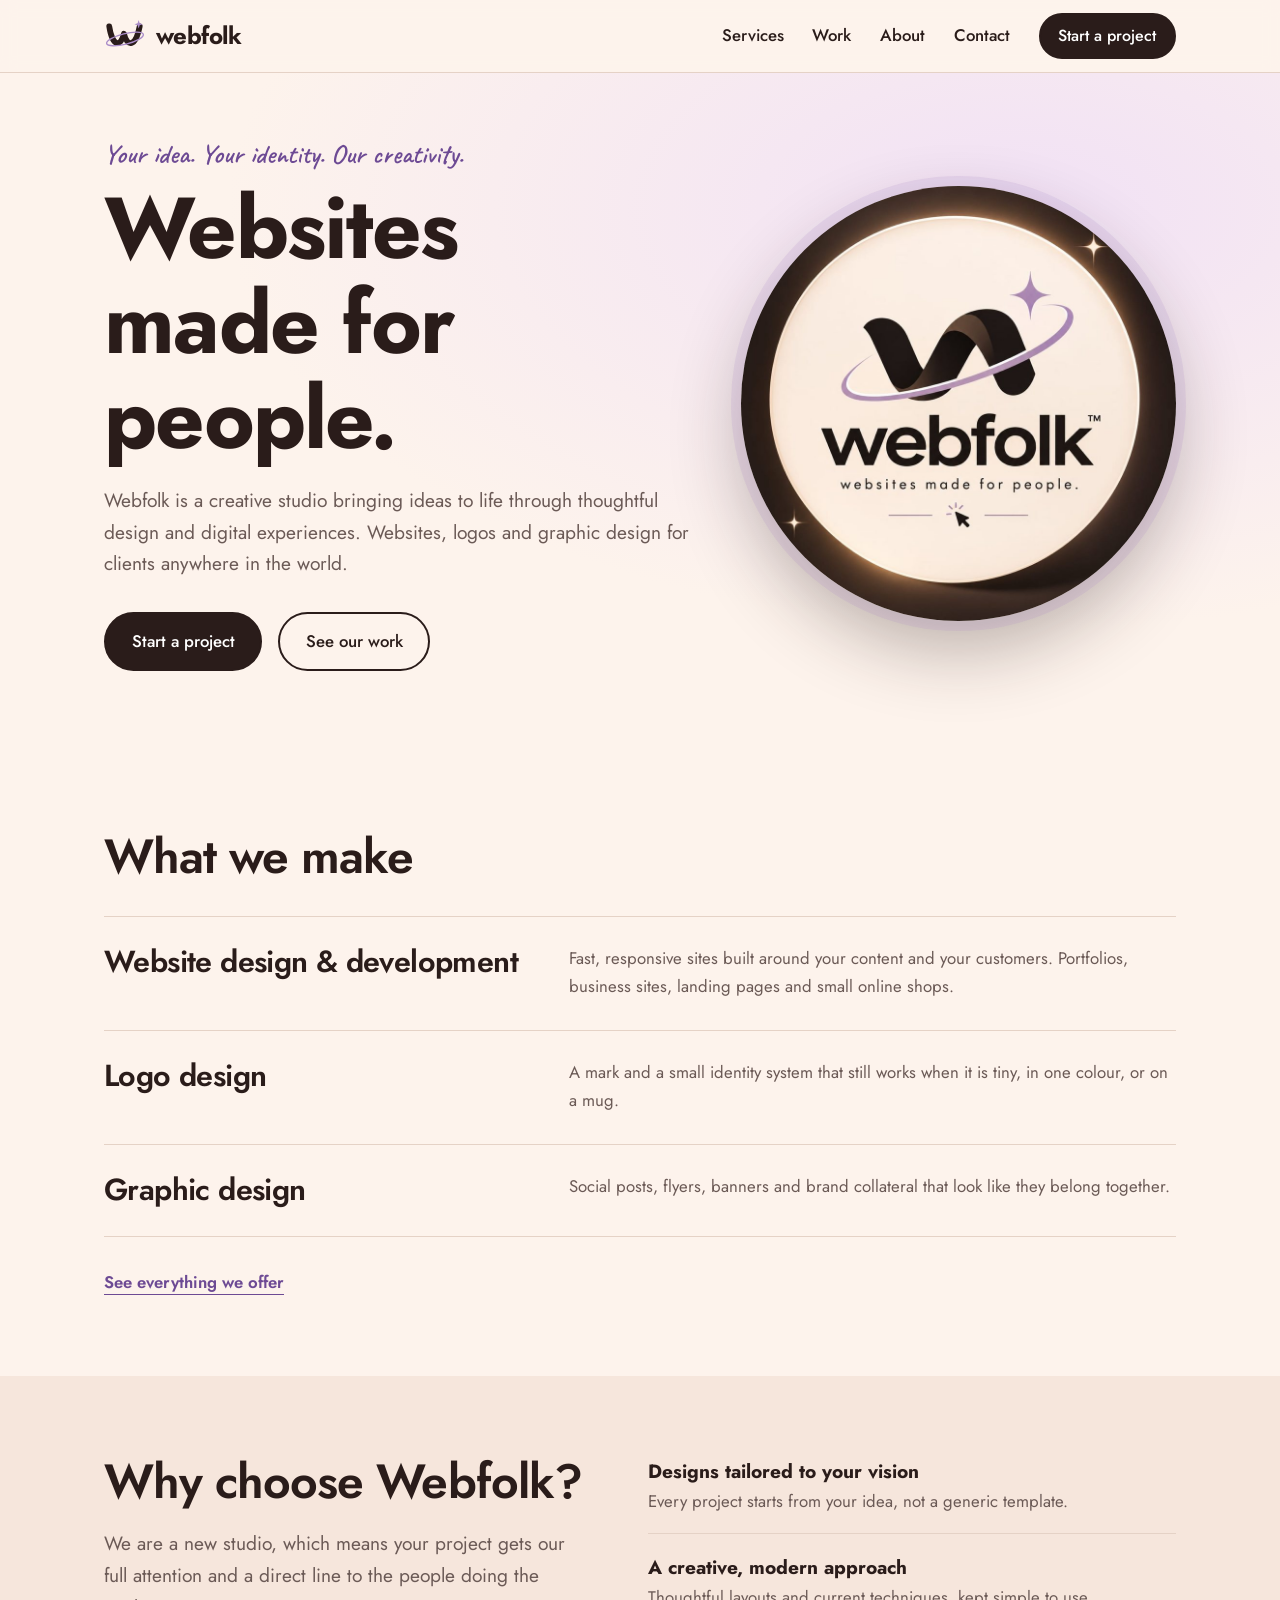
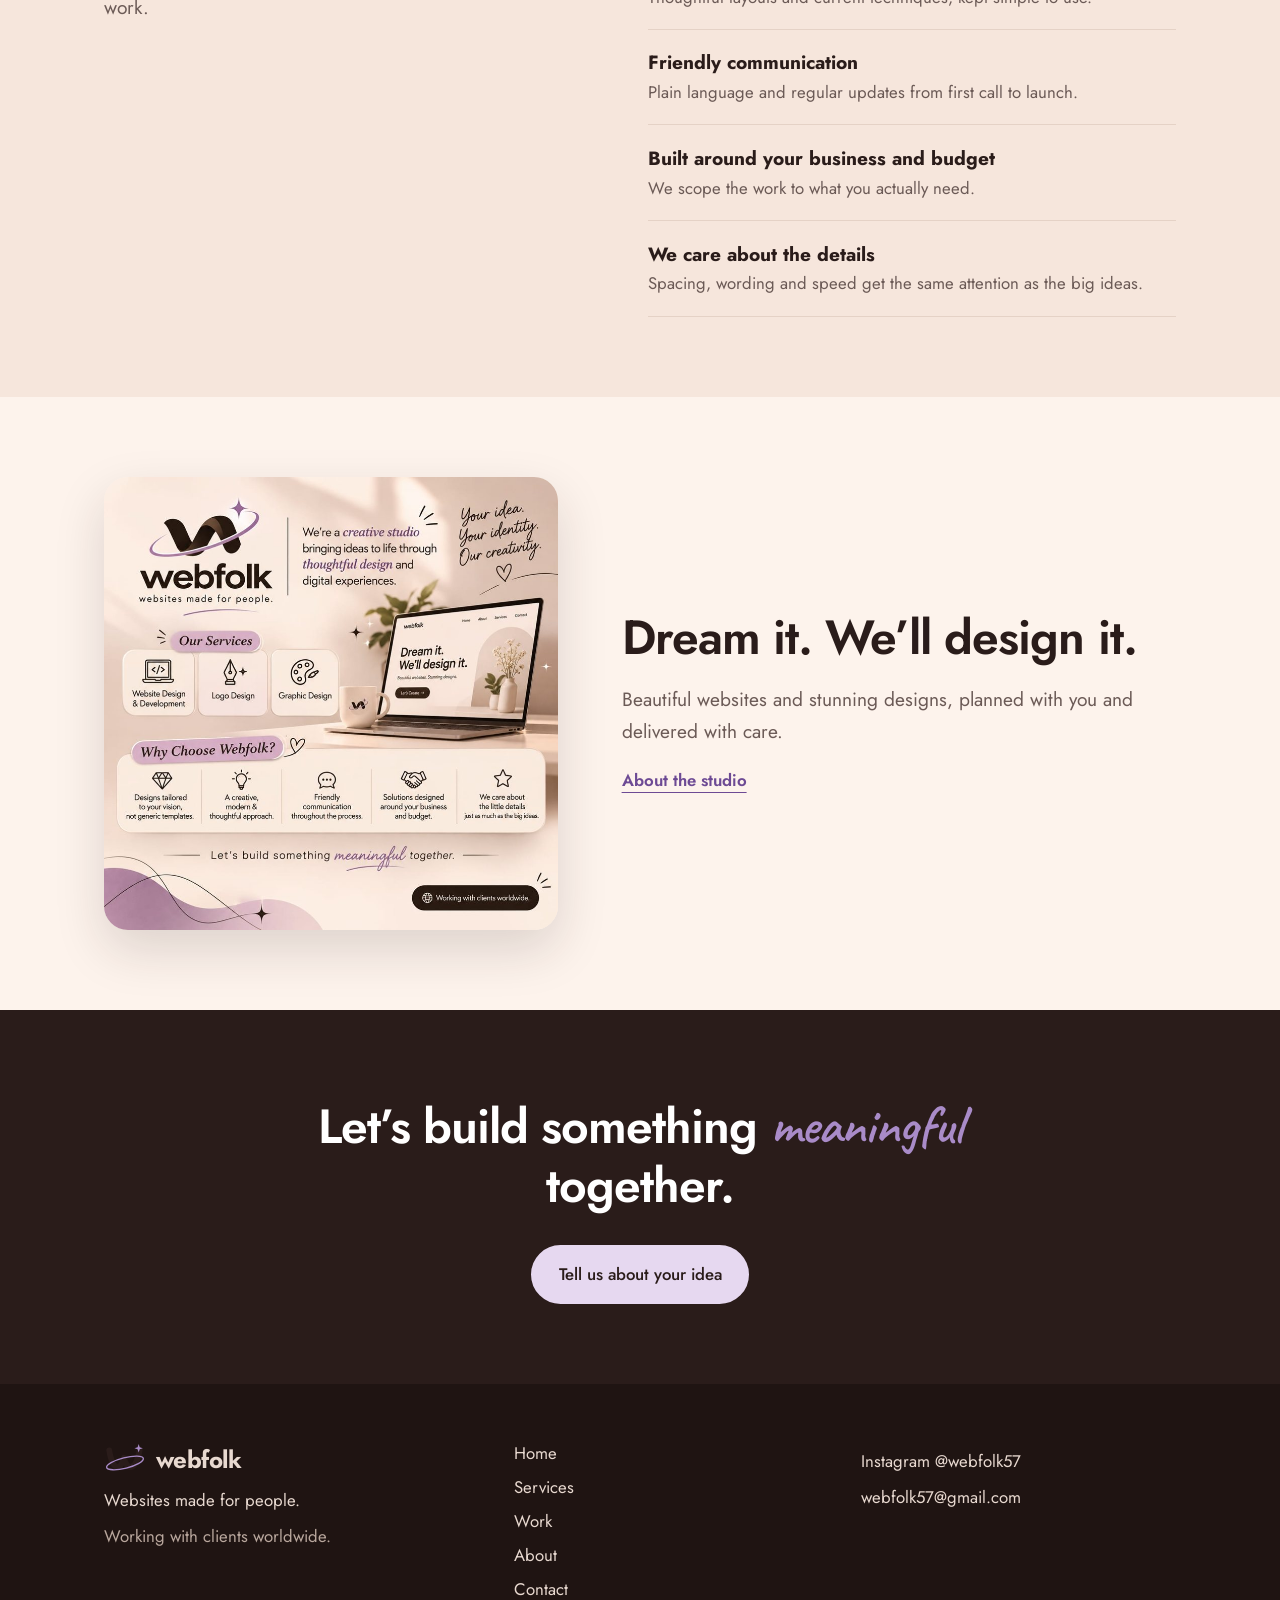
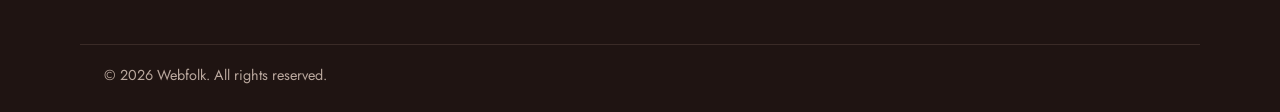
<file: webfolk/index.html>
<!DOCTYPE html>
<html lang="en">

<head>
    <meta charset="utf-8">
    <meta name="viewport" content="width=device-width,initial-scale=1">
    <title>Websites made for people | Webfolk</title>
    <meta name="description" content="Webfolk is a creative studio for website design, logo design and graphic design.">
    <meta name="theme-color" content="#2a1c1a">
    <link rel="icon" href="assets/logo.jpg">
    <link rel="preconnect" href="https://fonts.googleapis.com">
    <link rel="preconnect" href="https://fonts.gstatic.com" crossorigin>
    <link
        href="https://fonts.googleapis.com/css2?family=Jost:wght@400;500;600;700&family=Caveat:wght@500;600&display=swap"
        rel="stylesheet">
    <link rel="stylesheet" href="style.css">
</head>

<body><a class="skip" href="#main">Skip to content</a>
    <header class="hd">
        <div class="wrap bar"><a class="brand" href="index.html"><svg class="mark" viewBox="0 0 80 64"
                    aria-hidden="true">
                    <path d="M10 14C16 54 32 54 38 28C44 54 60 54 68 14" fill="none" stroke="#2a1c1a" stroke-width="11"
                        stroke-linecap="round" stroke-linejoin="round" />
                    <ellipse cx="40" cy="38" rx="36" ry="10" transform="rotate(-14 40 38)" fill="none" stroke="#a98bc8"
                        stroke-width="2.5" />
                    <path d="M66 2l2 6 6 2-6 2-2 6-2-6-6-2 6-2z" fill="#a98bc8" />
                </svg><span>webfolk</span></a><button class="burger" aria-label="Menu"
                aria-expanded="false"><i></i><i></i></button>
            <nav id="nav"><a href="services.html">Services</a><a href="work.html">Work</a><a
                    href="about.html">About</a><a href="contact.html">Contact</a><a class="btn sm"
                    href="contact.html">Start a project</a></nav>
        </div>
    </header>
    <main id="main">
        <section class="hero">
            <div class="wrap hg">
                <div>
                    <p class="hand">Your idea. Your identity. Our creativity.</p>
                    <h1>Websites made for people.</h1>
                    <p class="lead">Webfolk is a creative studio bringing ideas to life through thoughtful design and
                        digital experiences. Websites, logos and graphic design for clients anywhere in the world.</p>
                    <div class="acts"><a class="btn" href="contact.html">Start a project</a><a class="btn ghost"
                            href="work.html">See our work</a></div>
                </div>
                <div class="orb"><img src="assets/logo.jpg" width="900" height="900"
                        alt="Webfolk logo: a ribbon-shaped W circled by a lavender orbit"></div>
            </div>
        </section>
        <section class="sec">
            <div class="wrap">
                <h2>What we make</h2>
                <ul class="rows">
                    <li>
                        <h3>Website design &amp; development</h3>
                        <p>Fast, responsive sites built around your content and your customers. Portfolios, business
                            sites, landing pages and small online shops.</p>
                    </li>
                    <li>
                        <h3>Logo design</h3>
                        <p>A mark and a small identity system that still works when it is tiny, in one colour, or on a
                            mug.</p>
                    </li>
                    <li>
                        <h3>Graphic design</h3>
                        <p>Social posts, flyers, banners and brand collateral that look like they belong together.</p>
                    </li>
                </ul><a class="more" href="services.html">See everything we offer</a>
            </div>
        </section>
        <section class="sec tint">
            <div class="wrap split">
                <div>
                    <h2>Why choose Webfolk?</h2>
                    <p class="lead">We are a new studio, which means your project gets our full attention and a direct
                        line to the people doing the work.</p>
                </div>
                <ul class="why">
                    <li><b>Designs tailored to your vision</b><span>Every project starts from your idea, not a generic
                            template.</span></li>
                    <li><b>A creative, modern approach</b><span>Thoughtful layouts and current techniques, kept simple
                            to use.</span></li>
                    <li><b>Friendly communication</b><span>Plain language and regular updates from first call to
                            launch.</span></li>
                    <li><b>Built around your business and budget</b><span>We scope the work to what you actually
                            need.</span></li>
                    <li><b>We care about the details</b><span>Spacing, wording and speed get the same attention as the
                            big ideas.</span></li>
                </ul>
            </div>
        </section>
        <section class="sec">
            <div class="wrap split rev"><img class="shot" src="assets/overview.jpg" width="900" height="900"
                    loading="lazy"
                    alt="Webfolk studio overview showing services and a laptop with the line Dream it. We&rsquo;ll design it.">
                <div>
                    <h2>Dream it. We&rsquo;ll design it.</h2>
                    <p class="lead">Beautiful websites and stunning designs, planned with you and delivered with care.
                    </p><a class="more" href="about.html">About the studio</a>
                </div>
            </div>
        </section>
        <section class="cta">
            <div class="wrap">
                <h2>Let&rsquo;s build something <em>meaningful</em> together.</h2><a class="btn lt"
                    href="contact.html">Tell us about your idea</a>
            </div>
        </section>
    </main>
    <footer class="ft">
        <div class="wrap fg">
            <div><a class="brand" href="index.html"><svg class="mark" viewBox="0 0 80 64" aria-hidden="true">
                        <path d="M10 14C16 54 32 54 38 28C44 54 60 54 68 14" fill="none" stroke="#2a1c1a"
                            stroke-width="11" stroke-linecap="round" stroke-linejoin="round" />
                        <ellipse cx="40" cy="38" rx="36" ry="10" transform="rotate(-14 40 38)" fill="none"
                            stroke="#a98bc8" stroke-width="2.5" />
                        <path d="M66 2l2 6 6 2-6 2-2 6-2-6-6-2 6-2z" fill="#a98bc8" />
                    </svg><span>webfolk</span></a>
                <p>Websites made for people.</p>
                <p class="sc">Working with clients worldwide.</p>
            </div>
            <div class="fl"><a href="index.html">Home</a><a href="services.html">Services</a><a
                    href="work.html">Work</a><a href="about.html">About</a><a href="contact.html">Contact</a></div>
            <div>
                <p><a href="https://www.instagram.com/webfolk57/" target="_blank" rel="noopener">Instagram
                        @webfolk57</a></p>
                <p><a href="mailto:webfolk57@gmail.com">webfolk57@gmail.com</a></p>
            </div>
        </div>
        <div class="wrap copy">&copy; <span id="yr">2026</span> Webfolk. All rights reserved.</div>
    </footer>
    <script src="main.js"></script>
</body>

</html>
</file>
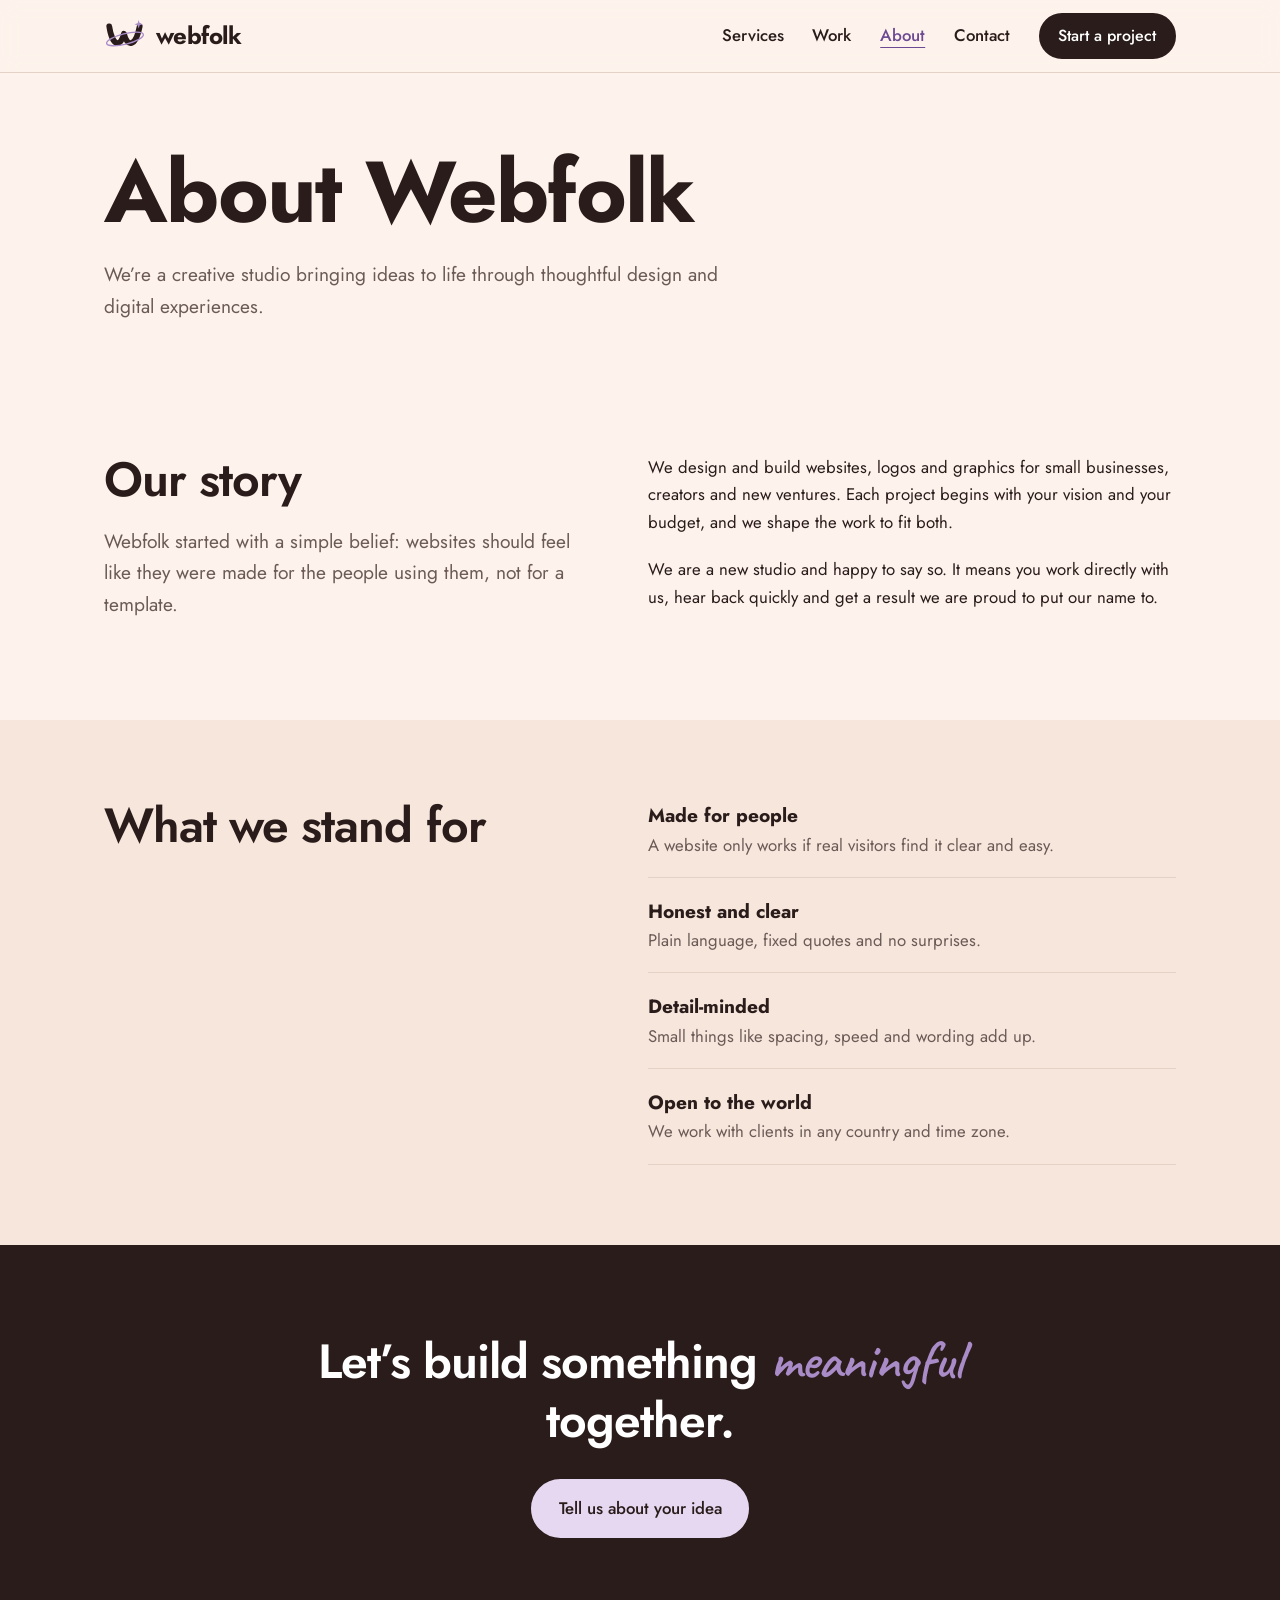
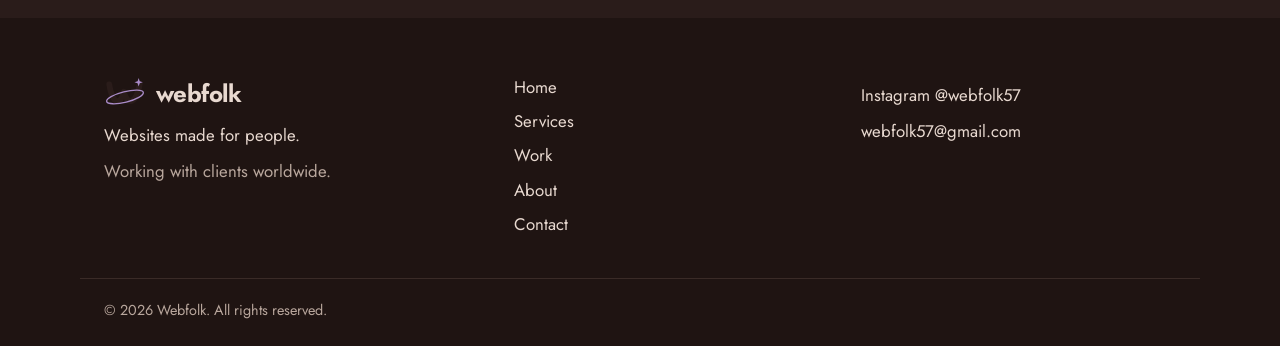
<file: webfolk/about.html>
<!DOCTYPE html>
<html lang="en">

<head>
    <meta charset="utf-8">
    <meta name="viewport" content="width=device-width,initial-scale=1">
    <title>About | Webfolk</title>
    <meta name="description" content="About Webfolk, a creative studio making websites for people.">
    <meta name="theme-color" content="#2a1c1a">
    <link rel="icon" href="assets/logo.jpg">
    <link rel="preconnect" href="https://fonts.googleapis.com">
    <link rel="preconnect" href="https://fonts.gstatic.com" crossorigin>
    <link
        href="https://fonts.googleapis.com/css2?family=Jost:wght@400;500;600;700&family=Caveat:wght@500;600&display=swap"
        rel="stylesheet">
    <link rel="stylesheet" href="style.css">
</head>

<body><a class="skip" href="#main">Skip to content</a>
    <header class="hd">
        <div class="wrap bar"><a class="brand" href="index.html"><svg class="mark" viewBox="0 0 80 64"
                    aria-hidden="true">
                    <path d="M10 14C16 54 32 54 38 28C44 54 60 54 68 14" fill="none" stroke="#2a1c1a" stroke-width="11"
                        stroke-linecap="round" stroke-linejoin="round" />
                    <ellipse cx="40" cy="38" rx="36" ry="10" transform="rotate(-14 40 38)" fill="none" stroke="#a98bc8"
                        stroke-width="2.5" />
                    <path d="M66 2l2 6 6 2-6 2-2 6-2-6-6-2 6-2z" fill="#a98bc8" />
                </svg><span>webfolk</span></a><button class="burger" aria-label="Menu"
                aria-expanded="false"><i></i><i></i></button>
            <nav id="nav"><a href="services.html">Services</a><a href="work.html">Work</a><a href="about.html"
                    aria-current="page">About</a><a href="contact.html">Contact</a><a class="btn sm"
                    href="contact.html">Start a project</a></nav>
        </div>
    </header>
    <main id="main">
        <section class="ph">
            <div class="wrap">
                <h1>About Webfolk</h1>
                <p class="lead">We&rsquo;re a creative studio bringing ideas to life through thoughtful design and
                    digital experiences.</p>
            </div>
        </section>
        <section class="sec">
            <div class="wrap split">
                <div>
                    <h2>Our story</h2>
                    <p class="lead">Webfolk started with a simple belief: websites should feel like they were made for
                        the people using them, not for a template.</p>
                </div>
                <div class="txt">
                    <p>We design and build websites, logos and graphics for small businesses, creators and new ventures.
                        Each project begins with your vision and your budget, and we shape the work to fit both.</p>
                    <p>We are a new studio and happy to say so. It means you work directly with us, hear back quickly
                        and get a result we are proud to put our name to.</p>
                </div>
            </div>
        </section>
        <section class="sec tint">
            <div class="wrap split">
                <h2>What we stand for</h2>
                <ul class="why">
                    <li><b>Made for people</b><span>A website only works if real visitors find it clear and easy.</span>
                    </li>
                    <li><b>Honest and clear</b><span>Plain language, fixed quotes and no surprises.</span></li>
                    <li><b>Detail-minded</b><span>Small things like spacing, speed and wording add up.</span></li>
                    <li><b>Open to the world</b><span>We work with clients in any country and time zone.</span></li>
                </ul>
            </div>
        </section>
        <section class="cta">
            <div class="wrap">
                <h2>Let&rsquo;s build something <em>meaningful</em> together.</h2><a class="btn lt"
                    href="contact.html">Tell us about your idea</a>
            </div>
        </section>
    </main>
    <footer class="ft">
        <div class="wrap fg">
            <div><a class="brand" href="index.html"><svg class="mark" viewBox="0 0 80 64" aria-hidden="true">
                        <path d="M10 14C16 54 32 54 38 28C44 54 60 54 68 14" fill="none" stroke="#2a1c1a"
                            stroke-width="11" stroke-linecap="round" stroke-linejoin="round" />
                        <ellipse cx="40" cy="38" rx="36" ry="10" transform="rotate(-14 40 38)" fill="none"
                            stroke="#a98bc8" stroke-width="2.5" />
                        <path d="M66 2l2 6 6 2-6 2-2 6-2-6-6-2 6-2z" fill="#a98bc8" />
                    </svg><span>webfolk</span></a>
                <p>Websites made for people.</p>
                <p class="sc">Working with clients worldwide.</p>
            </div>
            <div class="fl"><a href="index.html">Home</a><a href="services.html">Services</a><a
                    href="work.html">Work</a><a href="about.html">About</a><a href="contact.html">Contact</a></div>
            <div>
                <p><a href="https://www.instagram.com/webfolk57/" target="_blank" rel="noopener">Instagram
                        @webfolk57</a></p>
                <p><a href="mailto:webfolk57@gmail.com">webfolk57@gmail.com</a></p>
            </div>
        </div>
        <div class="wrap copy">&copy; <span id="yr">2026</span> Webfolk. All rights reserved.</div>
    </footer>
    <script src="main.js"></script>
</body>

</html>
</file>
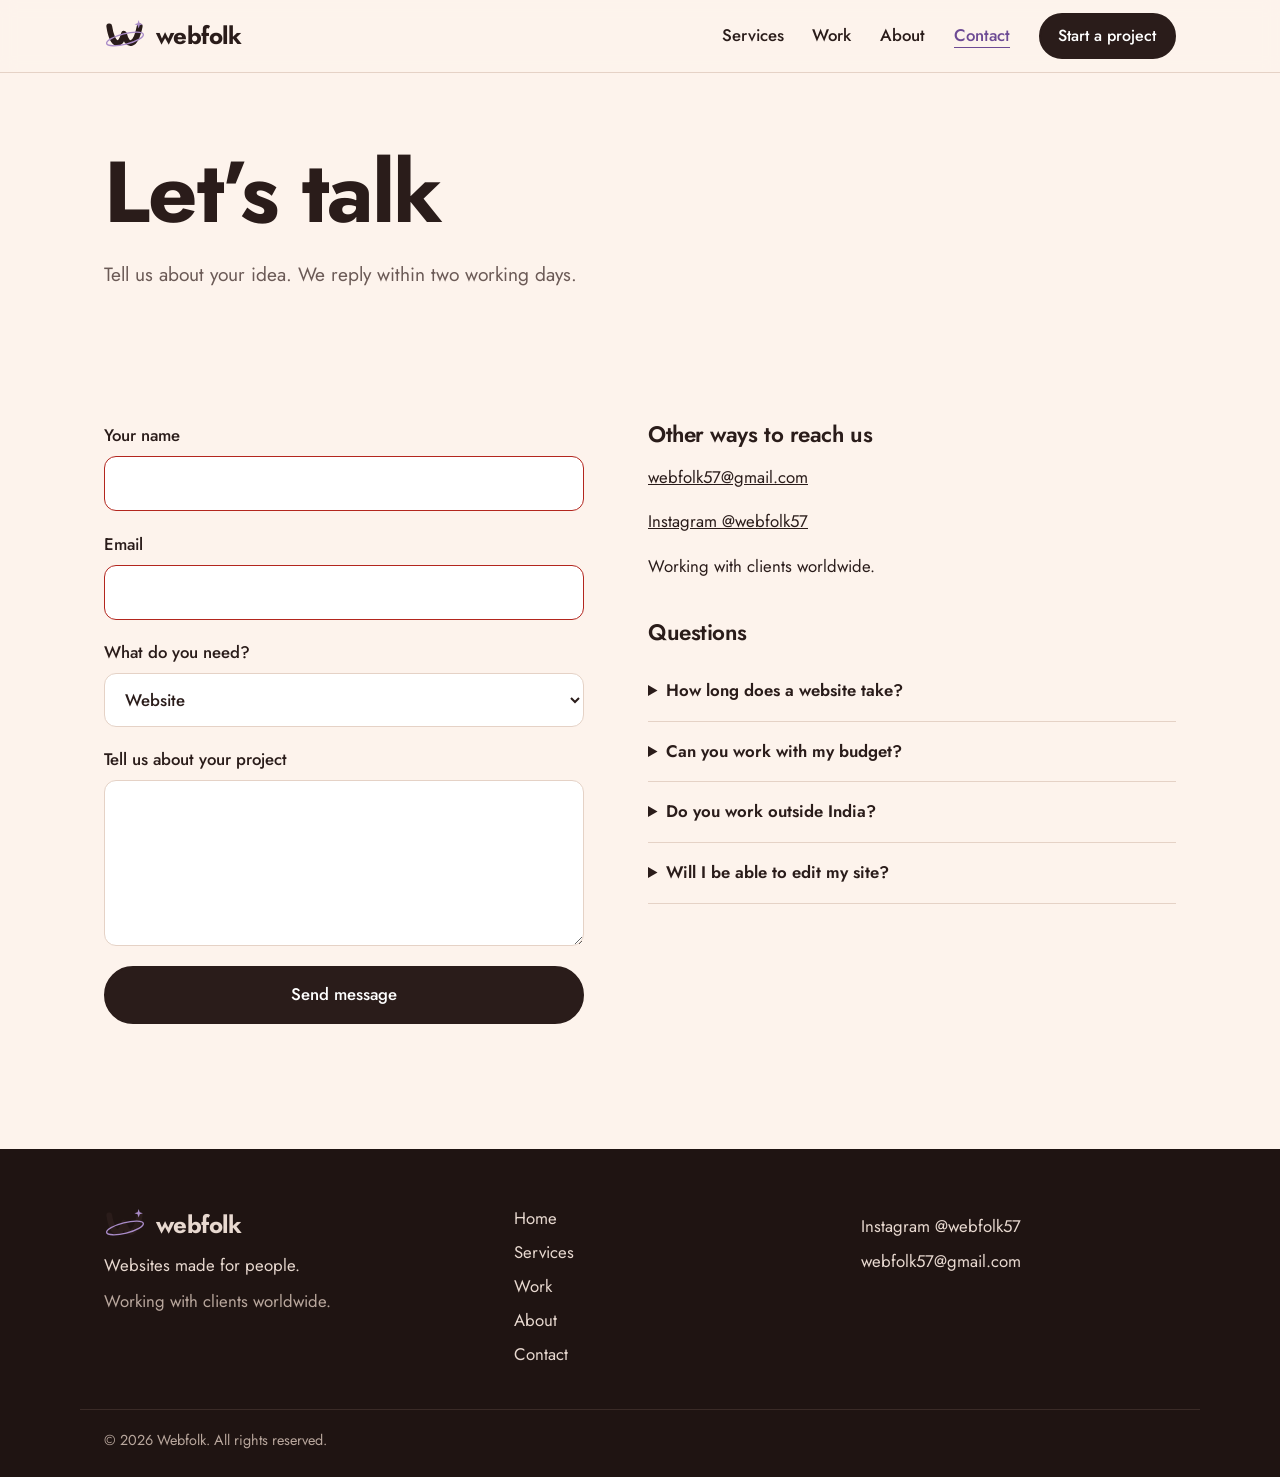
<file: webfolk/contact.html>
<!DOCTYPE html>
<html lang="en">

<head>
    <meta charset="utf-8">
    <meta name="viewport" content="width=device-width,initial-scale=1">
    <title>Contact | Webfolk</title>
    <meta name="description" content="Start a website, logo or graphic design project with Webfolk.">
    <meta name="theme-color" content="#2a1c1a">
    <link rel="icon" href="assets/logo.jpg">
    <link rel="preconnect" href="https://fonts.googleapis.com">
    <link rel="preconnect" href="https://fonts.gstatic.com" crossorigin>
    <link
        href="https://fonts.googleapis.com/css2?family=Jost:wght@400;500;600;700&family=Caveat:wght@500;600&display=swap"
        rel="stylesheet">
    <link rel="stylesheet" href="style.css">
</head>

<body><a class="skip" href="#main">Skip to content</a>
    <header class="hd">
        <div class="wrap bar"><a class="brand" href="index.html"><svg class="mark" viewBox="0 0 80 64"
                    aria-hidden="true">
                    <path d="M10 14C16 54 32 54 38 28C44 54 60 54 68 14" fill="none" stroke="#2a1c1a" stroke-width="11"
                        stroke-linecap="round" stroke-linejoin="round" />
                    <ellipse cx="40" cy="38" rx="36" ry="10" transform="rotate(-14 40 38)" fill="none" stroke="#a98bc8"
                        stroke-width="2.5" />
                    <path d="M66 2l2 6 6 2-6 2-2 6-2-6-6-2 6-2z" fill="#a98bc8" />
                </svg><span>webfolk</span></a><button class="burger" aria-label="Menu"
                aria-expanded="false"><i></i><i></i></button>
            <nav id="nav"><a href="services.html">Services</a><a href="work.html">Work</a><a
                    href="about.html">About</a><a href="contact.html" aria-current="page">Contact</a><a class="btn sm"
                    href="contact.html">Start a project</a></nav>
        </div>
    </header>
    <main id="main">
        <section class="ph">
            <div class="wrap">
                <h1>Let&rsquo;s talk</h1>
                <p class="lead">Tell us about your idea. We reply within two working days.</p>
            </div>
        </section>
        <section class="sec">
            <div class="wrap split">
                <form id="cf" novalidate><label>Your name<input name="name" required
                            autocomplete="name"></label><label>Email<input name="email" type="email" required
                            autocomplete="email"></label><label>What do you need?<select name="svc">
                            <option>Website</option>
                            <option>Logo</option>
                            <option>Graphic design</option>
                            <option>Not sure yet</option>
                        </select></label><label>Tell us about your project<textarea name="msg" rows="5"
                            required></textarea></label><button class="btn" type="submit">Send message</button>
                    <p id="fm" role="status"></p>
                </form>
                <div>
                    <h2 class="h3">Other ways to reach us</h2>
                    <p><a href="mailto:webfolk57@gmail.com">webfolk57@gmail.com</a></p>
                    <p><a href="https://www.instagram.com/webfolk57/" target="_blank" rel="noopener">Instagram
                            @webfolk57</a></p>
                    <p>Working with clients worldwide.</p>
                    <h2 class="h3 gap">Questions</h2>
                    <details>
                        <summary>How long does a website take?</summary>
                        <p>Most small sites take two to four weeks, depending on how quickly we get your content and
                            feedback.</p>
                    </details>
                    <details>
                        <summary>Can you work with my budget?</summary>
                        <p>Yes. Tell us your range and we will scope the project to match it.</p>
                    </details>
                    <details>
                        <summary>Do you work outside India?</summary>
                        <p>Yes. We work with clients worldwide and meet across time zones.</p>
                    </details>
                    <details>
                        <summary>Will I be able to edit my site?</summary>
                        <p>We can set it up so you can update text and images yourself, and we will show you how.</p>
                    </details>
                </div>
            </div>
        </section>
    </main>
    <footer class="ft">
        <div class="wrap fg">
            <div><a class="brand" href="index.html"><svg class="mark" viewBox="0 0 80 64" aria-hidden="true">
                        <path d="M10 14C16 54 32 54 38 28C44 54 60 54 68 14" fill="none" stroke="#2a1c1a"
                            stroke-width="11" stroke-linecap="round" stroke-linejoin="round" />
                        <ellipse cx="40" cy="38" rx="36" ry="10" transform="rotate(-14 40 38)" fill="none"
                            stroke="#a98bc8" stroke-width="2.5" />
                        <path d="M66 2l2 6 6 2-6 2-2 6-2-6-6-2 6-2z" fill="#a98bc8" />
                    </svg><span>webfolk</span></a>
                <p>Websites made for people.</p>
                <p class="sc">Working with clients worldwide.</p>
            </div>
            <div class="fl"><a href="index.html">Home</a><a href="services.html">Services</a><a
                    href="work.html">Work</a><a href="about.html">About</a><a href="contact.html">Contact</a></div>
            <div>
                <p><a href="https://www.instagram.com/webfolk57/" target="_blank" rel="noopener">Instagram
                        @webfolk57</a></p>
                <p><a href="mailto:webfolk57@gmail.com">webfolk57@gmail.com</a></p>
            </div>
        </div>
        <div class="wrap copy">&copy; <span id="yr">2026</span> Webfolk. All rights reserved.</div>
    </footer>
    <script src="main.js"></script>
</body>

</html>
</file>
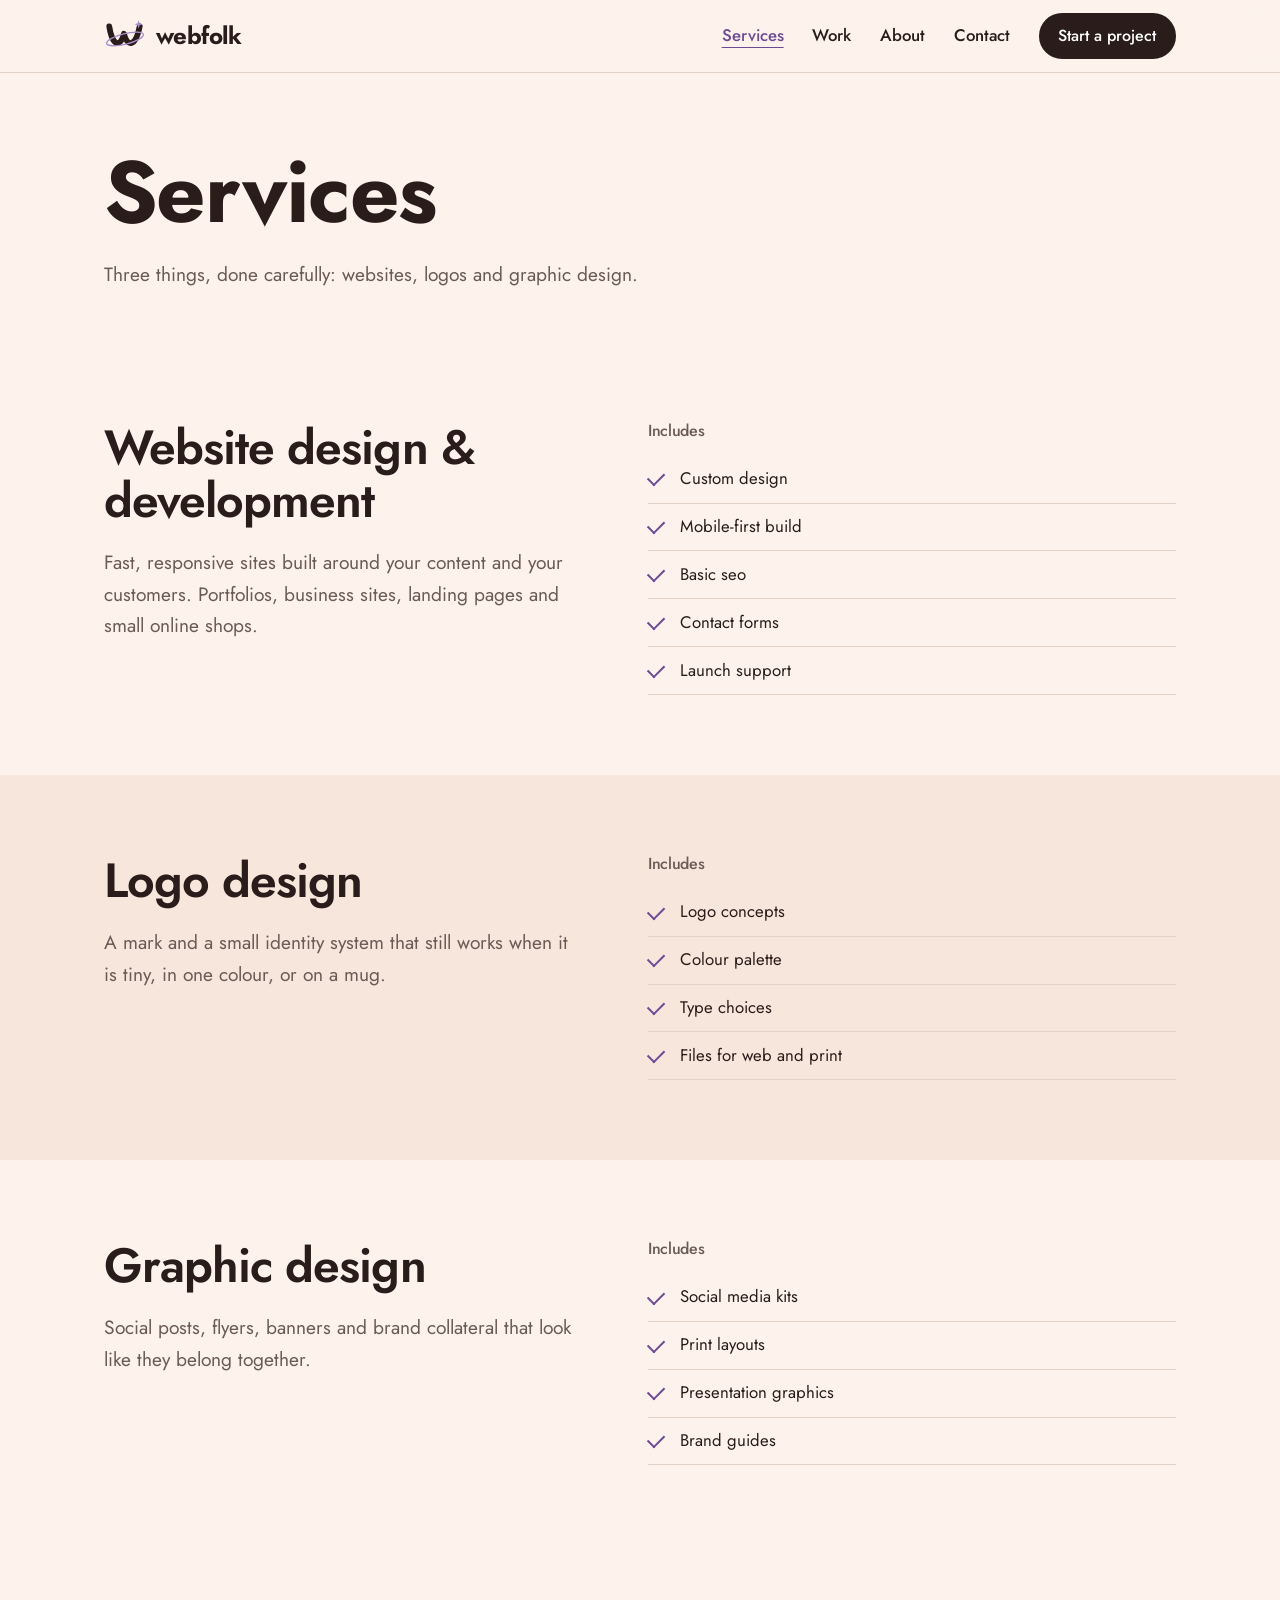
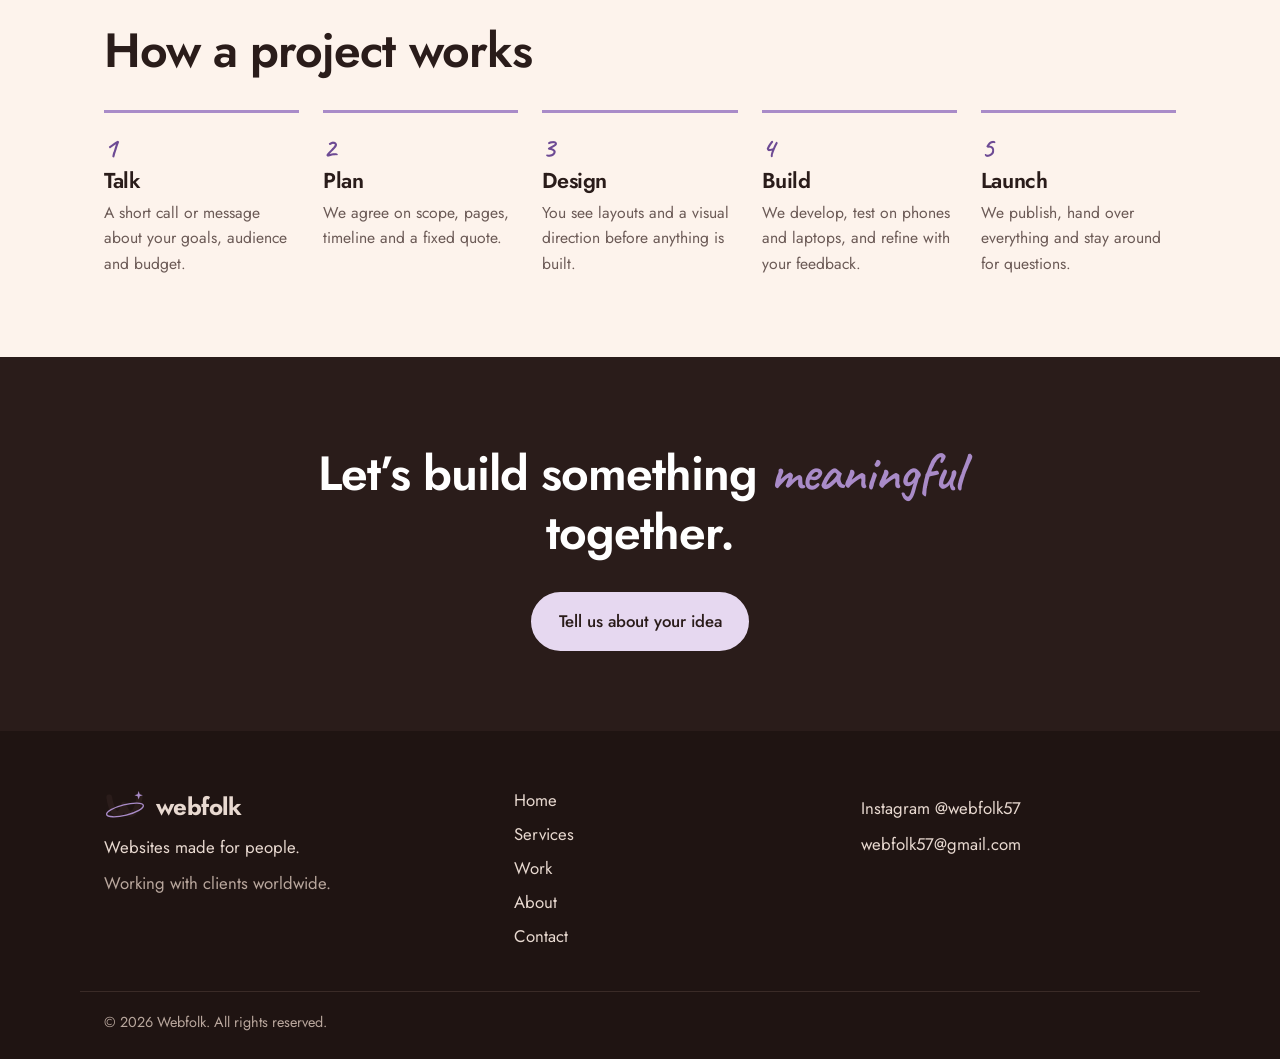
<file: webfolk/services.html>
<!DOCTYPE html>
<html lang="en">

<head>
    <meta charset="utf-8">
    <meta name="viewport" content="width=device-width,initial-scale=1">
    <title>Services | Webfolk</title>
    <meta name="description" content="Website design and development, logo design and graphic design from Webfolk.">
    <meta name="theme-color" content="#2a1c1a">
    <link rel="icon" href="assets/logo.jpg">
    <link rel="preconnect" href="https://fonts.googleapis.com">
    <link rel="preconnect" href="https://fonts.gstatic.com" crossorigin>
    <link
        href="https://fonts.googleapis.com/css2?family=Jost:wght@400;500;600;700&family=Caveat:wght@500;600&display=swap"
        rel="stylesheet">
    <link rel="stylesheet" href="style.css">
</head>

<body><a class="skip" href="#main">Skip to content</a>
    <header class="hd">
        <div class="wrap bar"><a class="brand" href="index.html"><svg class="mark" viewBox="0 0 80 64"
                    aria-hidden="true">
                    <path d="M10 14C16 54 32 54 38 28C44 54 60 54 68 14" fill="none" stroke="#2a1c1a" stroke-width="11"
                        stroke-linecap="round" stroke-linejoin="round" />
                    <ellipse cx="40" cy="38" rx="36" ry="10" transform="rotate(-14 40 38)" fill="none" stroke="#a98bc8"
                        stroke-width="2.5" />
                    <path d="M66 2l2 6 6 2-6 2-2 6-2-6-6-2 6-2z" fill="#a98bc8" />
                </svg><span>webfolk</span></a><button class="burger" aria-label="Menu"
                aria-expanded="false"><i></i><i></i></button>
            <nav id="nav"><a href="services.html" aria-current="page">Services</a><a href="work.html">Work</a><a
                    href="about.html">About</a><a href="contact.html">Contact</a><a class="btn sm"
                    href="contact.html">Start a project</a></nav>
        </div>
    </header>
    <main id="main">
        <section class="ph">
            <div class="wrap">
                <h1>Services</h1>
                <p class="lead">Three things, done carefully: websites, logos and graphic design.</p>
            </div>
        </section>
        <section class="sec" id="s0">
            <div class="wrap split">
                <div>
                    <h2>Website design &amp; development</h2>
                    <p class="lead">Fast, responsive sites built around your content and your customers. Portfolios,
                        business sites, landing pages and small online shops.</p>
                </div>
                <div>
                    <h3 class="sm">Includes</h3>
                    <ul class="chk">
                        <li>Custom design</li>
                        <li>Mobile-first build</li>
                        <li>Basic seo</li>
                        <li>Contact forms</li>
                        <li>Launch support</li>
                    </ul>
                </div>
            </div>
        </section>
        <section class="sec tint" id="s1">
            <div class="wrap split">
                <div>
                    <h2>Logo design</h2>
                    <p class="lead">A mark and a small identity system that still works when it is tiny, in one colour,
                        or on a mug.</p>
                </div>
                <div>
                    <h3 class="sm">Includes</h3>
                    <ul class="chk">
                        <li>Logo concepts</li>
                        <li>Colour palette</li>
                        <li>Type choices</li>
                        <li>Files for web and print</li>
                    </ul>
                </div>
            </div>
        </section>
        <section class="sec" id="s2">
            <div class="wrap split">
                <div>
                    <h2>Graphic design</h2>
                    <p class="lead">Social posts, flyers, banners and brand collateral that look like they belong
                        together.</p>
                </div>
                <div>
                    <h3 class="sm">Includes</h3>
                    <ul class="chk">
                        <li>Social media kits</li>
                        <li>Print layouts</li>
                        <li>Presentation graphics</li>
                        <li>Brand guides</li>
                    </ul>
                </div>
            </div>
        </section>
        <section class="sec">
            <div class="wrap">
                <h2>How a project works</h2>
                <ol class="steps">
                    <li>
                        <h3>Talk</h3>
                        <p>A short call or message about your goals, audience and budget.</p>
                    </li>
                    <li>
                        <h3>Plan</h3>
                        <p>We agree on scope, pages, timeline and a fixed quote.</p>
                    </li>
                    <li>
                        <h3>Design</h3>
                        <p>You see layouts and a visual direction before anything is built.</p>
                    </li>
                    <li>
                        <h3>Build</h3>
                        <p>We develop, test on phones and laptops, and refine with your feedback.</p>
                    </li>
                    <li>
                        <h3>Launch</h3>
                        <p>We publish, hand over everything and stay around for questions.</p>
                    </li>
                </ol>
            </div>
        </section>
        <section class="cta">
            <div class="wrap">
                <h2>Let&rsquo;s build something <em>meaningful</em> together.</h2><a class="btn lt"
                    href="contact.html">Tell us about your idea</a>
            </div>
        </section>
    </main>
    <footer class="ft">
        <div class="wrap fg">
            <div><a class="brand" href="index.html"><svg class="mark" viewBox="0 0 80 64" aria-hidden="true">
                        <path d="M10 14C16 54 32 54 38 28C44 54 60 54 68 14" fill="none" stroke="#2a1c1a"
                            stroke-width="11" stroke-linecap="round" stroke-linejoin="round" />
                        <ellipse cx="40" cy="38" rx="36" ry="10" transform="rotate(-14 40 38)" fill="none"
                            stroke="#a98bc8" stroke-width="2.5" />
                        <path d="M66 2l2 6 6 2-6 2-2 6-2-6-6-2 6-2z" fill="#a98bc8" />
                    </svg><span>webfolk</span></a>
                <p>Websites made for people.</p>
                <p class="sc">Working with clients worldwide.</p>
            </div>
            <div class="fl"><a href="index.html">Home</a><a href="services.html">Services</a><a
                    href="work.html">Work</a><a href="about.html">About</a><a href="contact.html">Contact</a></div>
            <div>
                <p><a href="https://www.instagram.com/webfolk57/" target="_blank" rel="noopener">Instagram
                        @webfolk57</a></p>
                <p><a href="mailto:webfolk57@gmail.com">webfolk57@gmail.com</a></p>
            </div>
        </div>
        <div class="wrap copy">&copy; <span id="yr">2026</span> Webfolk. All rights reserved.</div>
    </footer>
    <script src="main.js"></script>
</body>

</html>
</file>
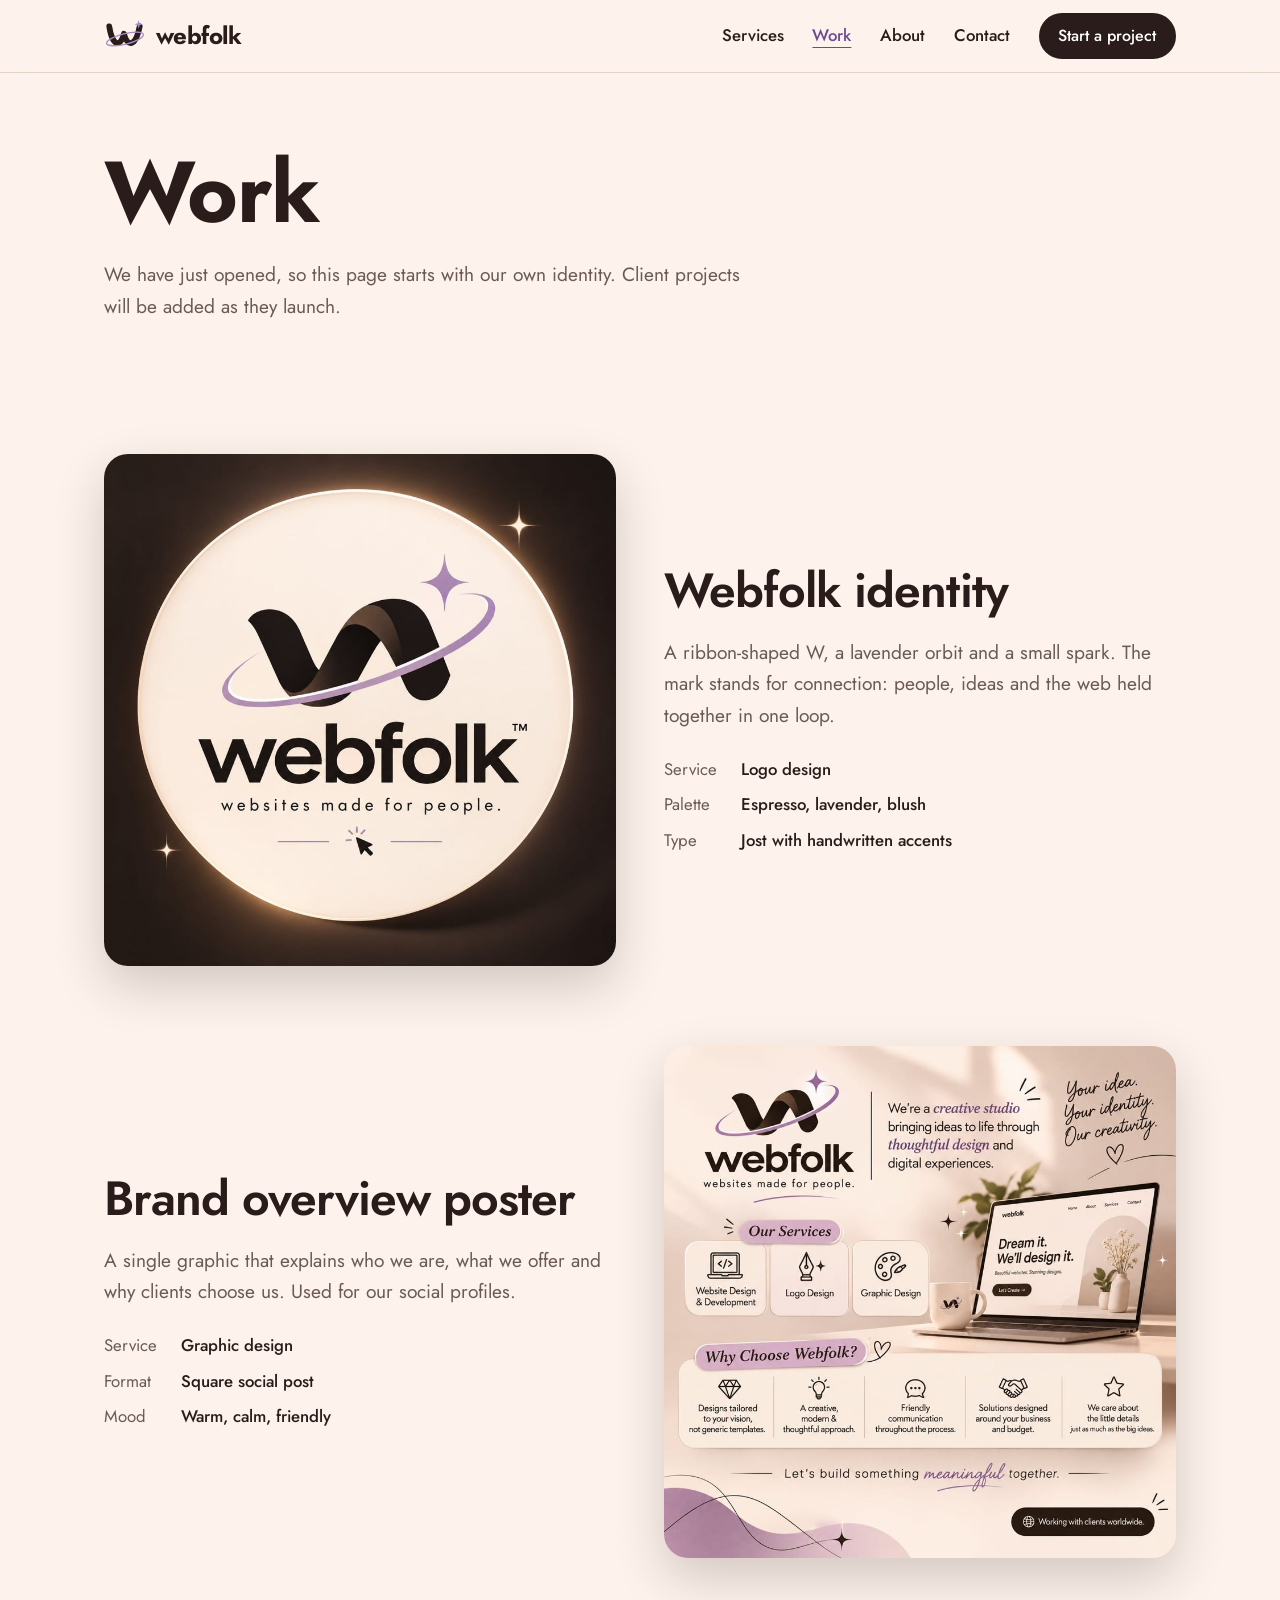
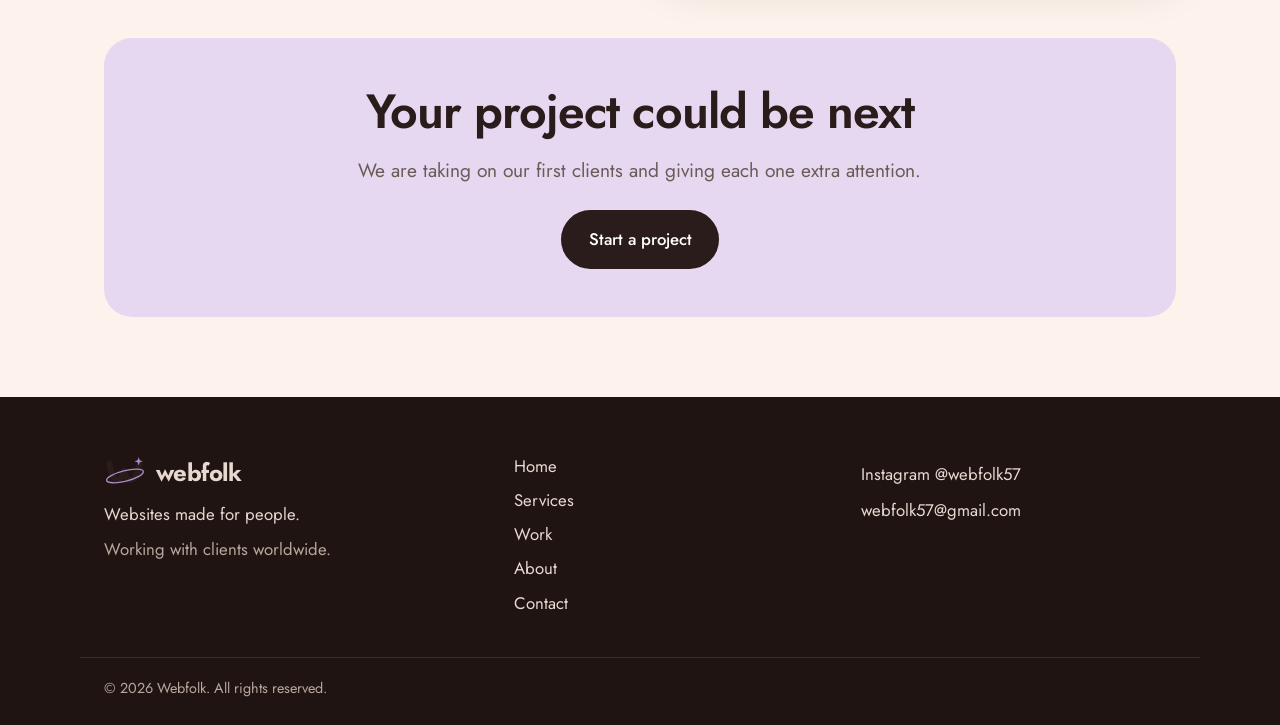
<file: webfolk/work.html>
<!DOCTYPE html>
<html lang="en">

<head>
    <meta charset="utf-8">
    <meta name="viewport" content="width=device-width,initial-scale=1">
    <title>Work | Webfolk</title>
    <meta name="description" content="Selected work from Webfolk, a new creative studio.">
    <meta name="theme-color" content="#2a1c1a">
    <link rel="icon" href="assets/logo.jpg">
    <link rel="preconnect" href="https://fonts.googleapis.com">
    <link rel="preconnect" href="https://fonts.gstatic.com" crossorigin>
    <link
        href="https://fonts.googleapis.com/css2?family=Jost:wght@400;500;600;700&family=Caveat:wght@500;600&display=swap"
        rel="stylesheet">
    <link rel="stylesheet" href="style.css">
</head>

<body><a class="skip" href="#main">Skip to content</a>
    <header class="hd">
        <div class="wrap bar"><a class="brand" href="index.html"><svg class="mark" viewBox="0 0 80 64"
                    aria-hidden="true">
                    <path d="M10 14C16 54 32 54 38 28C44 54 60 54 68 14" fill="none" stroke="#2a1c1a" stroke-width="11"
                        stroke-linecap="round" stroke-linejoin="round" />
                    <ellipse cx="40" cy="38" rx="36" ry="10" transform="rotate(-14 40 38)" fill="none" stroke="#a98bc8"
                        stroke-width="2.5" />
                    <path d="M66 2l2 6 6 2-6 2-2 6-2-6-6-2 6-2z" fill="#a98bc8" />
                </svg><span>webfolk</span></a><button class="burger" aria-label="Menu"
                aria-expanded="false"><i></i><i></i></button>
            <nav id="nav"><a href="services.html">Services</a><a href="work.html" aria-current="page">Work</a><a
                    href="about.html">About</a><a href="contact.html">Contact</a><a class="btn sm"
                    href="contact.html">Start a project</a></nav>
        </div>
    </header>
    <main id="main">
        <section class="ph">
            <div class="wrap">
                <h1>Work</h1>
                <p class="lead">We have just opened, so this page starts with our own identity. Client projects will be
                    added as they launch.</p>
            </div>
        </section>
        <section class="sec">
            <div class="wrap">
                <article class="case"><img src="assets/logo.jpg" width="900" height="900" loading="lazy"
                        alt="Webfolk logo on a glowing cream disc">
                    <div>
                        <h2>Webfolk identity</h2>
                        <p class="lead">A ribbon-shaped W, a lavender orbit and a small spark. The mark stands for
                            connection: people, ideas and the web held together in one loop.</p>
                        <dl>
                            <dt>Service</dt>
                            <dd>Logo design</dd>
                            <dt>Palette</dt>
                            <dd>Espresso, lavender, blush</dd>
                            <dt>Type</dt>
                            <dd>Jost with handwritten accents</dd>
                        </dl>
                    </div>
                </article>
                <article class="case flip"><img src="assets/overview.jpg" width="900" height="900" loading="lazy"
                        alt="Webfolk brand overview poster">
                    <div>
                        <h2>Brand overview poster</h2>
                        <p class="lead">A single graphic that explains who we are, what we offer and why clients choose
                            us. Used for our social profiles.</p>
                        <dl>
                            <dt>Service</dt>
                            <dd>Graphic design</dd>
                            <dt>Format</dt>
                            <dd>Square social post</dd>
                            <dt>Mood</dt>
                            <dd>Warm, calm, friendly</dd>
                        </dl>
                    </div>
                </article>
                <div class="open">
                    <h2>Your project could be next</h2>
                    <p class="lead">We are taking on our first clients and giving each one extra attention.</p><a
                        class="btn" href="contact.html">Start a project</a>
                </div>
            </div>
        </section>
    </main>
    <footer class="ft">
        <div class="wrap fg">
            <div><a class="brand" href="index.html"><svg class="mark" viewBox="0 0 80 64" aria-hidden="true">
                        <path d="M10 14C16 54 32 54 38 28C44 54 60 54 68 14" fill="none" stroke="#2a1c1a"
                            stroke-width="11" stroke-linecap="round" stroke-linejoin="round" />
                        <ellipse cx="40" cy="38" rx="36" ry="10" transform="rotate(-14 40 38)" fill="none"
                            stroke="#a98bc8" stroke-width="2.5" />
                        <path d="M66 2l2 6 6 2-6 2-2 6-2-6-6-2 6-2z" fill="#a98bc8" />
                    </svg><span>webfolk</span></a>
                <p>Websites made for people.</p>
                <p class="sc">Working with clients worldwide.</p>
            </div>
            <div class="fl"><a href="index.html">Home</a><a href="services.html">Services</a><a
                    href="work.html">Work</a><a href="about.html">About</a><a href="contact.html">Contact</a></div>
            <div>
                <p><a href="https://www.instagram.com/webfolk57/" target="_blank" rel="noopener">Instagram
                        @webfolk57</a></p>
                <p><a href="mailto:webfolk57@gmail.com">webfolk57@gmail.com</a></p>
            </div>
        </div>
        <div class="wrap copy">&copy; <span id="yr">2026</span> Webfolk. All rights reserved.</div>
    </footer>
    <script src="main.js"></script>
</body>

</html>
</file>
<file: webfolk/style.css>
:root {
    --ink: #2a1c1a;
    --mut: #6b5a56;
    --lav: #a98bc8;
    --lavd: #6d4a94;
    --lavl: #e6d8f0;
    --bg: #fdf3ec;
    --tint: #f6e6dc;
    --ln: #e5d2c6
}

@media(prefers-color-scheme:dark) {
    :root {
        color-scheme: light
    }
}

* {
    box-sizing: border-box
}

html {
    scroll-behavior: smooth
}

body {
    margin: 0;
    font: 400 1.05rem/1.65 Jost, system-ui, sans-serif;
    color: var(--ink);
    background: var(--bg)
}

img {
    max-width: 100%;
    height: auto;
    display: block
}

a {
    color: inherit
}

:focus-visible {
    outline: 3px solid var(--lavd);
    outline-offset: 3px
}

.skip {
    position: absolute;
    left: -999px
}

.skip:focus {
    left: 1rem;
    top: 1rem;
    background: #fff;
    padding: .5rem 1rem;
    z-index: 99
}

.wrap {
    max-width: 1120px;
    margin: 0 auto;
    padding: 0 1.5rem
}

.hd {
    position: sticky;
    top: 0;
    z-index: 20;
    background: rgba(253, 243, 236, .92);
    backdrop-filter: blur(8px);
    border-bottom: 1px solid var(--ln)
}

.bar {
    display: flex;
    align-items: center;
    justify-content: space-between;
    height: 72px
}

.brand {
    display: flex;
    align-items: center;
    gap: .6rem;
    text-decoration: none;
    font-weight: 700;
    font-size: 1.5rem;
    letter-spacing: -.02em
}

.mark {
    width: 42px
}

nav {
    display: flex;
    align-items: center;
    gap: 1.8rem
}

nav a {
    text-decoration: none;
    font-weight: 500
}

nav a:not(.btn):hover,
nav a[aria-current] {
    color: var(--lavd);
    text-decoration: underline;
    text-underline-offset: 6px
}

.btn {
    display: inline-block;
    background: var(--ink);
    color: #fff;
    padding: .85rem 1.6rem;
    border-radius: 99px;
    text-decoration: none;
    font-weight: 500;
    border: 2px solid var(--ink);
    cursor: pointer;
    font: inherit;
    font-weight: 500;
    transition: background .2s
}

.btn:hover {
    background: var(--lavd);
    border-color: var(--lavd)
}

.btn.sm {
    padding: .5rem 1.1rem
}

.btn.ghost {
    background: transparent;
    color: var(--ink)
}

.btn.ghost:hover {
    background: var(--lavl);
    border-color: var(--ink)
}

.btn.lt {
    background: var(--lavl);
    color: var(--ink);
    border-color: var(--lavl)
}

.btn.lt:hover {
    background: #fff;
    border-color: #fff
}

nav a.btn {
    color: #fff
}

.burger {
    display: none;
    background: none;
    border: 0;
    padding: .6rem;
    cursor: pointer
}

.burger i {
    display: block;
    width: 26px;
    height: 2px;
    background: var(--ink);
    margin: 6px 0
}

h1,
h2,
h3 {
    line-height: 1.1;
    letter-spacing: -.02em;
    margin: 0 0 1rem
}

h1 {
    font-size: clamp(2.8rem, 7vw, 5.4rem);
    font-weight: 700
}

h2 {
    font-size: clamp(1.9rem, 4vw, 3rem);
    font-weight: 600
}

h3 {
    font-size: 1.35rem;
    font-weight: 600
}

.h3 {
    font-size: 1.4rem
}

.gap {
    margin-top: 2.5rem
}

.sm {
    font-size: 1rem;
    color: var(--mut);
    font-weight: 500
}

.lead {
    font-size: 1.2rem;
    color: var(--mut);
    max-width: 34em
}

.hand {
    font: 600 1.7rem Caveat, cursive;
    color: var(--lavd);
    margin: 0 0 .6rem
}

.hero {
    padding: 4rem 0 5rem;
    background: radial-gradient(ellipse at 80% 20%, #f1e1f5 0, transparent 55%)
}

.hg {
    display: grid;
    grid-template-columns: 1.15fr .85fr;
    gap: 3rem;
    align-items: center
}

.acts {
    display: flex;
    gap: 1rem;
    flex-wrap: wrap;
    margin-top: 2rem
}

.orb img {
    border-radius: 50%;
    box-shadow: 0 0 0 10px rgba(169, 139, 200, .18), 0 30px 70px rgba(42, 28, 26, .3);
    animation: rise 1.1s cubic-bezier(.2, .7, .2, 1) both
}

@keyframes rise {
    from {
        opacity: 0;
        transform: scale(.92) rotate(-6deg)
    }
}

.sec {
    padding: 5rem 0
}

.tint {
    background: var(--tint)
}

.ph {
    padding: 4.5rem 0 2rem
}

.split {
    display: grid;
    grid-template-columns: 1fr 1.1fr;
    gap: 4rem;
    align-items: start
}

.split.rev {
    grid-template-columns: .9fr 1.1fr;
    align-items: center
}

.rows {
    list-style: none;
    margin: 2rem 0;
    padding: 0;
    border-top: 1px solid var(--ln)
}

.rows li {
    display: grid;
    grid-template-columns: 1fr 1.4fr;
    gap: 2rem;
    padding: 1.8rem 0;
    border-bottom: 1px solid var(--ln)
}

.rows h3 {
    font-size: 1.9rem;
    margin: 0
}

.rows p {
    margin: 0;
    color: var(--mut)
}

.more {
    font-weight: 600;
    color: var(--lavd);
    text-underline-offset: 6px
}

.why,
.chk {
    list-style: none;
    margin: 0;
    padding: 0
}

.why li {
    padding: 1.1rem 0;
    border-bottom: 1px solid var(--ln)
}

.why li:first-child {
    padding-top: 0
}

.why b {
    display: block;
    font-size: 1.2rem
}

.why span {
    color: var(--mut)
}

.chk li {
    padding: .6rem 0 .6rem 2rem;
    position: relative;
    border-bottom: 1px solid var(--ln)
}

.chk li:before {
    content: "";
    position: absolute;
    left: 0;
    top: 1.05rem;
    width: .9rem;
    height: .5rem;
    border-left: 2px solid var(--lavd);
    border-bottom: 2px solid var(--lavd);
    transform: rotate(-45deg)
}

.shot {
    border-radius: 24px;
    box-shadow: 0 20px 50px rgba(42, 28, 26, .15)
}

.steps {
    list-style: none;
    counter-reset: s;
    margin: 2rem 0 0;
    padding: 0;
    display: grid;
    grid-template-columns: repeat(5, 1fr);
    gap: 1.5rem
}

.steps li {
    counter-increment: s;
    border-top: 3px solid var(--lav);
    padding-top: 1rem
}

.steps li:before {
    content: counter(s);
    font: 600 1.8rem Caveat, cursive;
    color: var(--lavd)
}

.steps h3 {
    margin: .2rem 0 .4rem
}

.steps p {
    margin: 0;
    color: var(--mut);
    font-size: .98rem
}

.case {
    display: grid;
    grid-template-columns: 1fr 1fr;
    gap: 3rem;
    align-items: center;
    margin-bottom: 5rem
}

.case.flip img {
    order: 2
}

.case img {
    border-radius: 24px;
    box-shadow: 0 20px 50px rgba(42, 28, 26, .2)
}

dl {
    display: grid;
    grid-template-columns: auto 1fr;
    gap: .5rem 1.5rem;
    margin: 1.5rem 0 0
}

dt {
    color: var(--mut)
}

dd {
    margin: 0;
    font-weight: 500
}

.open {
    background: var(--lavl);
    border-radius: 28px;
    padding: 3rem;
    text-align: center
}

.open .lead {
    margin: 0 auto 1.5rem
}

.txt p {
    margin: 0 0 1.2rem;
    max-width: 34em
}

.cta {
    background: var(--ink);
    color: #fff;
    padding: 5rem 0;
    text-align: center
}

.cta h2 {
    max-width: 16em;
    margin: 0 auto 2rem
}

.cta em {
    font: 600 1.15em Caveat, cursive;
    color: var(--lav)
}

form {
    display: grid;
    gap: 1.2rem
}

label {
    display: grid;
    gap: .4rem;
    font-weight: 500
}

input,
select,
textarea {
    font: inherit;
    padding: .8rem 1rem;
    border: 1.5px solid var(--ln);
    border-radius: 12px;
    background: #fff;
    color: var(--ink)
}

input:invalid:not(:placeholder-shown) {
    border-color: #b3261e
}

#fm {
    margin: 0;
    min-height: 1.5em;
    color: var(--lavd);
    font-weight: 500
}

details {
    border-bottom: 1px solid var(--ln);
    padding: 1rem 0
}

summary {
    cursor: pointer;
    font-weight: 600
}

details p {
    margin: .6rem 0 0;
    color: var(--mut)
}

.ft {
    background: #1f1412;
    color: #e8d9d0;
    padding: 3.5rem 0 1.5rem
}

.ft a {
    text-decoration: none
}

.ft a:hover {
    color: var(--lav)
}

.fg {
    display: grid;
    grid-template-columns: 1.2fr 1fr 1fr;
    gap: 2rem
}

.fl {
    display: grid;
    gap: .4rem;
    align-content: start
}

.fg p {
    margin: .5rem 0
}

.sc {
    color: #b9a79d
}

.copy {
    margin-top: 2.5rem;
    padding-top: 1.2rem;
    border-top: 1px solid #3a2b27;
    font-size: .9rem;
    color: #b9a79d
}

@media(max-width:860px) {
    .burger {
        display: block
    }

    nav {
        display: none;
        position: absolute;
        top: 72px;
        left: 0;
        right: 0;
        background: var(--bg);
        flex-direction: column;
        align-items: flex-start;
        padding: 1.5rem;
        gap: 1rem;
        border-bottom: 1px solid var(--ln)
    }

    nav.open {
        display: flex
    }

    .hg,
    .split,
    .split.rev,
    .case,
    .fg,
    .rows li {
        grid-template-columns: 1fr;
        gap: 2rem
    }

    .orb {
        max-width: 380px
    }

    .steps {
        grid-template-columns: 1fr 1fr
    }

    .case.flip img {
        order: 0
    }

    .sec {
        padding: 3.5rem 0
    }

    .rows li {
        gap: .6rem
    }
}

@media(prefers-reduced-motion:reduce) {
    * {
        animation: none !important;
        scroll-behavior: auto !important;
        transition: none !important
    }
}
</file>
